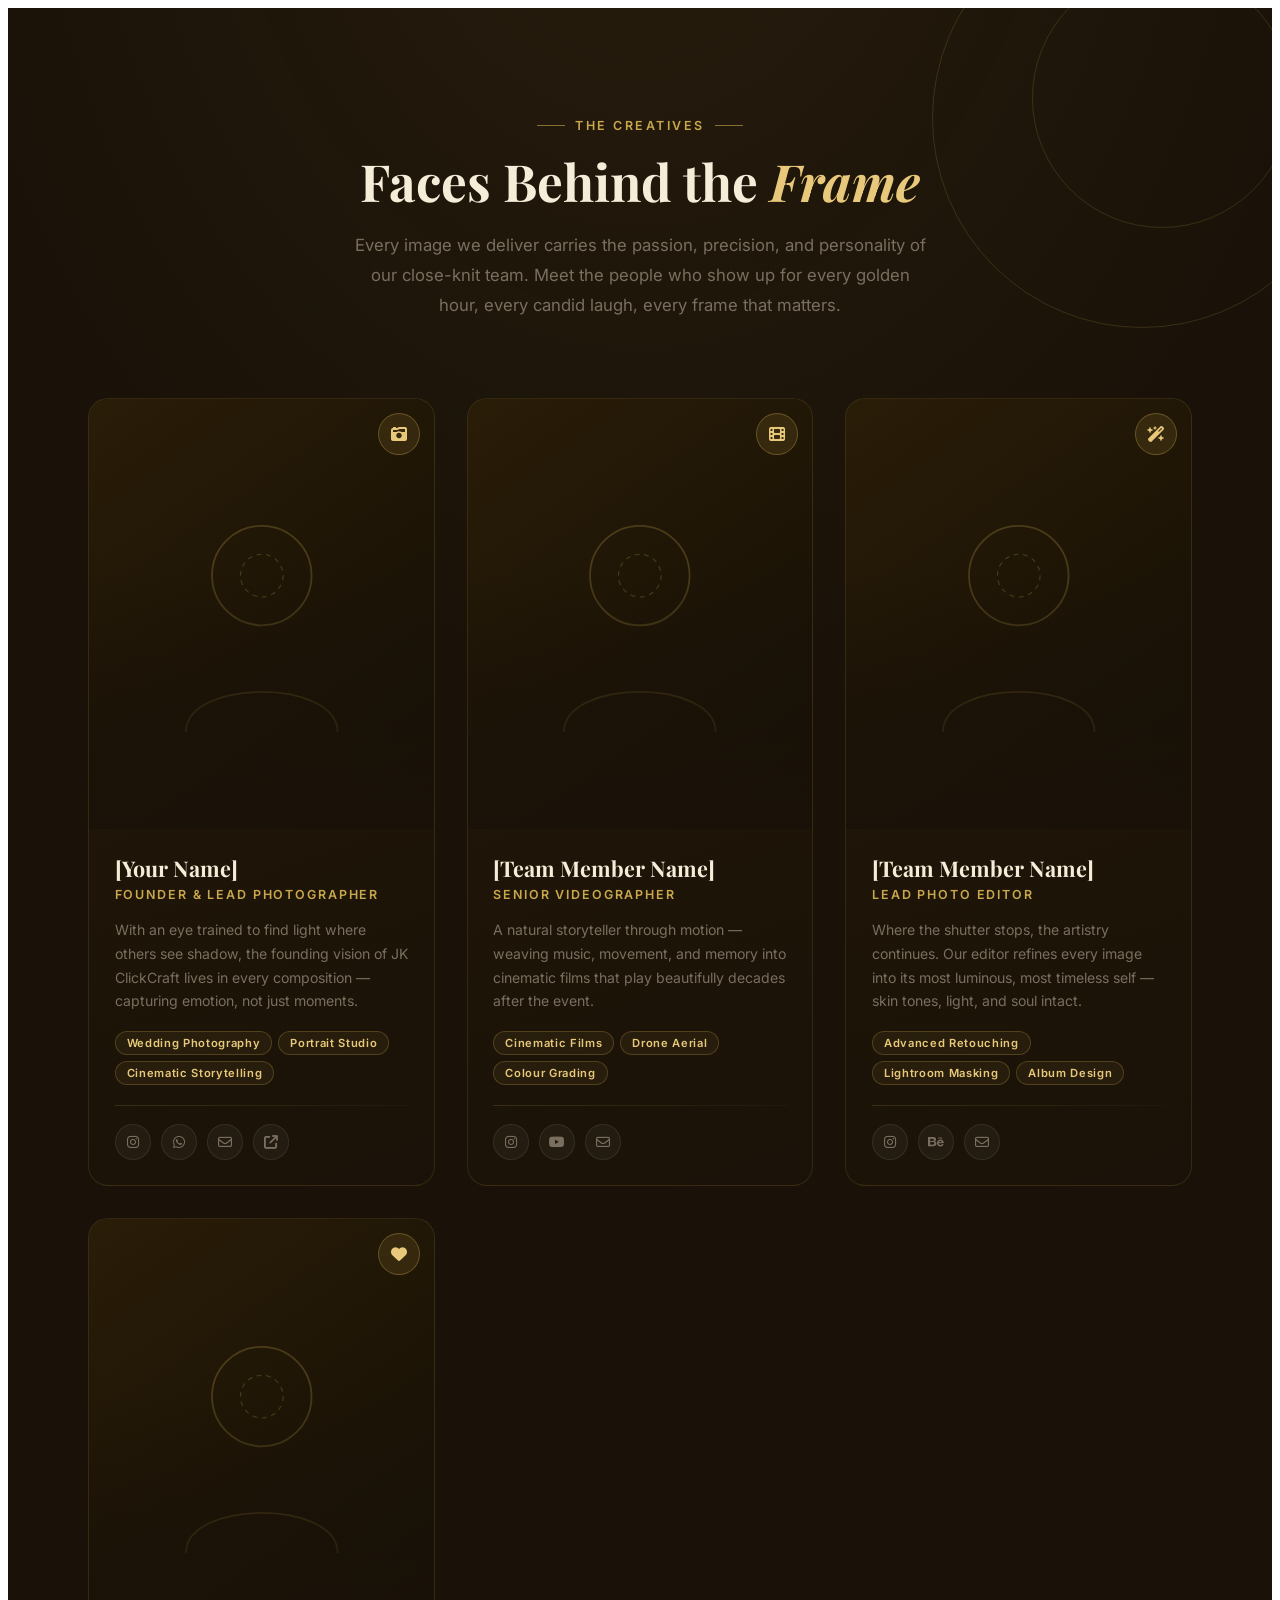
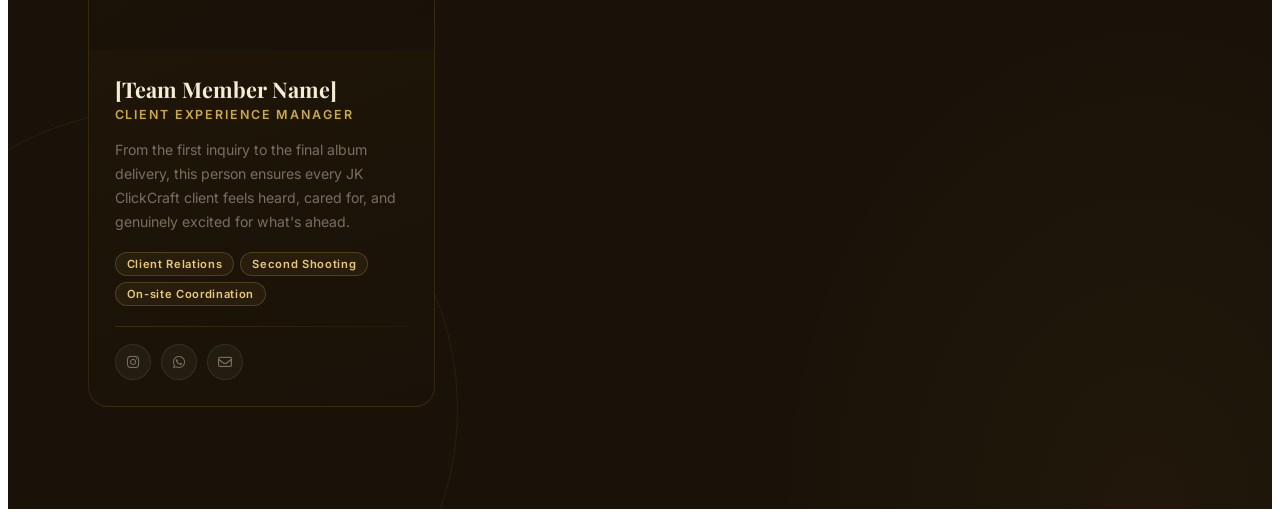
<file: jkclickcraft-team-section.html>
<!DOCTYPE html>
<html lang="en">
<head>
  <meta charset="UTF-8" />
  <meta name="viewport" content="width=device-width, initial-scale=1.0" />
  <title>Meet Our Professionals – JK ClickCraft</title>
  <meta name="description" content="Meet the creative minds behind JK ClickCraft – a passionate team of photographers, editors, and storytellers dedicated to capturing your most treasured moments." />
  <link rel="preconnect" href="https://fonts.googleapis.com" />
  <link rel="preconnect" href="https://fonts.gstatic.com" crossorigin />
  <link href="https://fonts.googleapis.com/css2?family=Playfair+Display:wght@400;500;700&family=Inter:wght@300;400;500;600&display=swap" rel="stylesheet" />
  <link rel="stylesheet" href="https://cdnjs.cloudflare.com/ajax/libs/font-awesome/6.5.0/css/all.min.css" />
  <style>
    /* ─── CSS Custom Properties – JK ClickCraft Brand Palette ─── */
    :root {
      --jkc-gold: #C9A84C;
      --jkc-gold-light: #E8C97B;
      --jkc-gold-dark: #9A7630;
      --jkc-deep: #1A1208;
      --jkc-ink: #2C1F0A;
      --jkc-charcoal: #3D3526;
      --jkc-warm-grey: #7A6E5E;
      --jkc-cream: #F5EDD8;
      --jkc-parchment: #FAF4E8;
      --jkc-white: #FFFFFF;
      --jkc-lens-ring: rgba(201, 168, 76, 0.18);
      --jkc-lens-glow: rgba(201, 168, 76, 0.08);

      --font-display: 'Playfair Display', Georgia, serif;
      --font-body: 'Inter', system-ui, sans-serif;

      --section-pad-v: clamp(4rem, 8vw, 7rem);
      --card-radius: 20px;
      --badge-radius: 100px;
      --transition-smooth: 420ms cubic-bezier(0.22, 1, 0.36, 1);
      --transition-fast: 200ms ease;
    }

    /* ─── Reset scoped to this section ─── */
    .jkc-team-section *,
    .jkc-team-section *::before,
    .jkc-team-section *::after {
      box-sizing: border-box;
      margin: 0;
      padding: 0;
    }

    /* ─── Section wrapper ─── */
    .jkc-team-section {
      position: relative;
      background: var(--jkc-deep);
      padding: var(--section-pad-v) 0;
      overflow: hidden;
      font-family: var(--font-body);
    }

    /* ─── Ambient background texture (lens aperture motif) ─── */
    .jkc-team-section::before {
      content: '';
      position: absolute;
      inset: 0;
      background:
        radial-gradient(ellipse 80% 60% at 50% -10%, rgba(201, 168, 76, 0.07) 0%, transparent 70%),
        radial-gradient(ellipse 50% 40% at 90% 100%, rgba(201, 168, 76, 0.04) 0%, transparent 60%);
      pointer-events: none;
    }

    /* ─── Decorative aperture rings ─── */
    .jkc-aperture {
      position: absolute;
      border-radius: 50%;
      border: 1px solid var(--jkc-lens-ring);
      pointer-events: none;
      animation: jkc-rotate-slow 30s linear infinite;
    }
    .jkc-aperture:nth-child(1) {
      width: 420px; height: 420px;
      top: -100px; right: -80px;
    }
    .jkc-aperture:nth-child(2) {
      width: 260px; height: 260px;
      top: -40px; right: -20px;
      animation-direction: reverse;
      animation-duration: 20s;
    }
    .jkc-aperture:nth-child(3) {
      width: 600px; height: 600px;
      bottom: -200px; left: -150px;
      opacity: 0.5;
      animation-duration: 45s;
    }
    @keyframes jkc-rotate-slow {
      from { transform: rotate(0deg); }
      to   { transform: rotate(360deg); }
    }

    /* ─── Container ─── */
    .jkc-container {
      position: relative;
      z-index: 2;
      width: 100%;
      max-width: 1200px;
      margin: 0 auto;
      padding: 0 clamp(1.25rem, 5vw, 3rem);
    }

    /* ─── Section Header ─── */
    .jkc-section-header {
      text-align: center;
      margin-bottom: clamp(3rem, 6vw, 5rem);
    }

    .jkc-eyebrow {
      display: inline-flex;
      align-items: center;
      gap: 10px;
      font-family: var(--font-body);
      font-size: 0.78rem;
      font-weight: 600;
      letter-spacing: 0.2em;
      text-transform: uppercase;
      color: var(--jkc-gold);
      margin-bottom: 1.1rem;
    }
    .jkc-eyebrow::before,
    .jkc-eyebrow::after {
      content: '';
      display: block;
      width: 28px;
      height: 1px;
      background: var(--jkc-gold);
      opacity: 0.6;
    }

    .jkc-section-title {
      font-family: var(--font-display);
      font-size: clamp(2rem, 4.5vw, 3.2rem);
      font-weight: 700;
      color: var(--jkc-cream);
      line-height: 1.2;
      margin-bottom: 1.1rem;
    }
    .jkc-section-title em {
      font-style: italic;
      color: var(--jkc-gold-light);
    }

    .jkc-section-desc {
      font-size: clamp(0.95rem, 1.5vw, 1.05rem);
      color: var(--jkc-warm-grey);
      line-height: 1.8;
      max-width: 580px;
      margin: 0 auto;
    }

    /* ─── Team Grid ─── */
    .jkc-team-grid {
      display: grid;
      grid-template-columns: repeat(auto-fit, minmax(260px, 1fr));
      gap: clamp(1.25rem, 3vw, 2rem);
    }

    /* ─── Individual Team Card ─── */
    .jkc-team-card {
      position: relative;
      background: linear-gradient(160deg, #231808 0%, #1a1208 100%);
      border: 1px solid rgba(201, 168, 76, 0.14);
      border-radius: var(--card-radius);
      overflow: hidden;
      transition: transform var(--transition-smooth), border-color var(--transition-smooth), box-shadow var(--transition-smooth);
      cursor: default;
    }
    .jkc-team-card::after {
      content: '';
      position: absolute;
      inset: 0;
      border-radius: var(--card-radius);
      background: linear-gradient(160deg, rgba(201,168,76,0.06) 0%, transparent 60%);
      opacity: 0;
      transition: opacity var(--transition-smooth);
      pointer-events: none;
    }
    .jkc-team-card:hover {
      transform: translateY(-8px);
      border-color: rgba(201, 168, 76, 0.42);
      box-shadow: 0 24px 60px rgba(0,0,0,0.5), 0 0 0 1px rgba(201,168,76,0.1);
    }
    .jkc-team-card:hover::after { opacity: 1; }

    /* ─── Portrait area ─── */
    .jkc-portrait-wrap {
      position: relative;
      width: 100%;
      aspect-ratio: 4 / 5;
      overflow: hidden;
      background: #120D04;
    }

    /* Gradient overlay from bottom for readability */
    .jkc-portrait-wrap::after {
      content: '';
      position: absolute;
      inset: 0;
      background: linear-gradient(
        to bottom,
        transparent 40%,
        rgba(26, 18, 8, 0.5) 70%,
        rgba(26, 18, 8, 0.92) 100%
      );
      z-index: 1;
    }

    .jkc-portrait-img {
      width: 100%;
      height: 100%;
      object-fit: cover;
      object-position: center top;
      display: block;
      transition: transform var(--transition-smooth);
      filter: grayscale(15%) contrast(1.05);
    }
    .jkc-team-card:hover .jkc-portrait-img {
      transform: scale(1.05);
      filter: grayscale(0%) contrast(1.0);
    }

    /* SVG placeholder avatar for teams without photos */
    .jkc-portrait-placeholder {
      width: 100%;
      height: 100%;
      display: flex;
      align-items: center;
      justify-content: center;
      background: linear-gradient(145deg, #2a1d08 0%, #120d04 100%);
    }
    .jkc-portrait-placeholder svg {
      width: 55%;
      height: 55%;
      opacity: 0.25;
    }

    /* Shutter badge – top right of portrait */
    .jkc-shutter-badge {
      position: absolute;
      top: 14px;
      right: 14px;
      z-index: 2;
      width: 42px;
      height: 42px;
      border-radius: 50%;
      background: rgba(201, 168, 76, 0.12);
      border: 1px solid rgba(201, 168, 76, 0.35);
      display: flex;
      align-items: center;
      justify-content: center;
      backdrop-filter: blur(8px);
      transition: background var(--transition-fast), transform var(--transition-fast);
    }
    .jkc-shutter-badge i {
      font-size: 16px;
      color: var(--jkc-gold-light);
    }
    .jkc-team-card:hover .jkc-shutter-badge {
      background: rgba(201, 168, 76, 0.22);
      transform: rotate(45deg);
    }

    /* ─── Card Body ─── */
    .jkc-card-body {
      position: relative;
      z-index: 2;
      padding: clamp(1.2rem, 3vw, 1.6rem);
    }

    .jkc-member-meta {
      margin-bottom: 1rem;
    }

    .jkc-member-name {
      font-family: var(--font-display);
      font-size: clamp(1.15rem, 2vw, 1.35rem);
      font-weight: 700;
      color: var(--jkc-cream);
      line-height: 1.25;
      margin-bottom: 0.3rem;
      transition: color var(--transition-fast);
    }
    .jkc-team-card:hover .jkc-member-name { color: var(--jkc-gold-light); }

    .jkc-member-role {
      font-size: 0.78rem;
      font-weight: 600;
      letter-spacing: 0.15em;
      text-transform: uppercase;
      color: var(--jkc-gold);
    }

    .jkc-member-bio {
      font-size: 0.88rem;
      color: var(--jkc-warm-grey);
      line-height: 1.7;
      margin-bottom: 1.1rem;
    }

    /* ─── Skill Badges ─── */
    .jkc-skills {
      display: flex;
      flex-wrap: wrap;
      gap: 6px;
      margin-bottom: 1.25rem;
    }

    .jkc-badge {
      display: inline-block;
      font-family: var(--font-body);
      font-size: 0.7rem;
      font-weight: 600;
      letter-spacing: 0.06em;
      padding: 4px 11px;
      border-radius: var(--badge-radius);
      border: 1px solid rgba(201, 168, 76, 0.25);
      background: rgba(201, 168, 76, 0.07);
      color: var(--jkc-gold-light);
      transition: background var(--transition-fast), border-color var(--transition-fast);
    }
    .jkc-team-card:hover .jkc-badge {
      background: rgba(201, 168, 76, 0.14);
      border-color: rgba(201, 168, 76, 0.4);
    }

    /* ─── Divider ─── */
    .jkc-card-divider {
      height: 1px;
      background: linear-gradient(to right, rgba(201,168,76,0.18), rgba(201,168,76,0.04));
      margin-bottom: 1.1rem;
    }

    /* ─── Social & Contact Icons ─── */
    .jkc-social-row {
      display: flex;
      align-items: center;
      gap: 10px;
    }

    .jkc-social-link {
      display: flex;
      align-items: center;
      justify-content: center;
      width: 36px;
      height: 36px;
      border-radius: 50%;
      background: rgba(255,255,255,0.04);
      border: 1px solid rgba(255,255,255,0.08);
      color: var(--jkc-warm-grey);
      text-decoration: none;
      font-size: 14px;
      transition: background var(--transition-fast), border-color var(--transition-fast), color var(--transition-fast), transform var(--transition-fast);
    }
    .jkc-social-link:hover {
      background: rgba(201, 168, 76, 0.15);
      border-color: rgba(201, 168, 76, 0.5);
      color: var(--jkc-gold-light);
      transform: translateY(-2px);
    }
    .jkc-social-link:focus-visible {
      outline: 2px solid var(--jkc-gold);
      outline-offset: 2px;
    }

    /* ─── Scroll-reveal animation ─── */
    .jkc-team-card {
      opacity: 0;
      transform: translateY(36px);
      transition: opacity 0.6s ease, transform 0.6s ease, box-shadow var(--transition-smooth), border-color var(--transition-smooth);
    }
    .jkc-team-card.jkc-visible {
      opacity: 1;
      transform: translateY(0);
    }
    .jkc-team-card.jkc-visible:hover {
      transform: translateY(-8px);
    }
    .jkc-team-card:nth-child(1) { transition-delay: 0.05s; }
    .jkc-team-card:nth-child(2) { transition-delay: 0.15s; }
    .jkc-team-card:nth-child(3) { transition-delay: 0.25s; }
    .jkc-team-card:nth-child(4) { transition-delay: 0.35s; }

    /* ─── Reduced motion ─── */
    @media (prefers-reduced-motion: reduce) {
      .jkc-team-card,
      .jkc-portrait-img,
      .jkc-aperture,
      .jkc-shutter-badge { transition: none !important; animation: none !important; }
      .jkc-team-card { opacity: 1; transform: none; }
    }

    /* ─── Responsive ─── */
    @media (max-width: 900px) {
      .jkc-team-grid {
        grid-template-columns: repeat(2, 1fr);
      }
    }
    @media (max-width: 560px) {
      .jkc-team-grid {
        grid-template-columns: 1fr;
        max-width: 380px;
        margin: 0 auto;
      }
      .jkc-aperture { display: none; }
    }
  </style>
</head>
<body>

<!--
  ═══════════════════════════════════════════════════════════════════
  JK ClickCraft — "Meet Our Professionals" Section
  Insert this entire block immediately after the Our Services section.
  ═══════════════════════════════════════════════════════════════════
-->
<section
  class="jkc-team-section"
  id="our-team"
  aria-label="Meet our professionals"
  itemscope
  itemtype="https://schema.org/Organization"
>
  <!-- Decorative aperture rings -->
  <div class="jkc-aperture" aria-hidden="true"></div>
  <div class="jkc-aperture" aria-hidden="true"></div>
  <div class="jkc-aperture" aria-hidden="true"></div>

  <div class="jkc-container">

    <!-- Section Header -->
    <header class="jkc-section-header">
      <p class="jkc-eyebrow" aria-hidden="true">The Creatives</p>
      <h2 class="jkc-section-title">
        Faces Behind the <em>Frame</em>
      </h2>
      <p class="jkc-section-desc">
        Every image we deliver carries the passion, precision, and personality
        of our close-knit team. Meet the people who show up for every golden hour,
        every candid laugh, every frame that matters.
      </p>
    </header>

    <!-- Team Grid -->
    <div class="jkc-team-grid" role="list">

      <!-- ── Card 1 – Lead Photographer (Owner / You) ── -->
      <article class="jkc-team-card" role="listitem" itemscope itemtype="https://schema.org/Person">
        <div class="jkc-portrait-wrap">
          <!--
            Replace the placeholder below with your real transparent PNG:
            <img src="assets/team/jk-founder.png" alt="[Your Name], Founder & Lead Photographer at JK ClickCraft" class="jkc-portrait-img" width="480" height="600" loading="lazy" />
          -->
          <div class="jkc-portrait-placeholder" aria-hidden="true">
            <svg viewBox="0 0 160 200" xmlns="http://www.w3.org/2000/svg" fill="none">
              <circle cx="80" cy="68" r="42" stroke="#C9A84C" stroke-width="1.5"/>
              <path d="M16 200 C16 155 144 155 144 200" stroke="#C9A84C" stroke-width="1.5"/>
              <circle cx="80" cy="68" r="18" stroke="#C9A84C" stroke-width="1" stroke-dasharray="4 4"/>
            </svg>
          </div>
          <div class="jkc-shutter-badge" aria-hidden="true">
            <i class="fa-solid fa-camera-retro"></i>
          </div>
        </div>
        <div class="jkc-card-body">
          <div class="jkc-member-meta">
            <h3 class="jkc-member-name" itemprop="name">[Your Name]</h3>
            <p class="jkc-member-role" itemprop="jobTitle">Founder &amp; Lead Photographer</p>
          </div>
          <p class="jkc-member-bio" itemprop="description">
            With an eye trained to find light where others see shadow, the founding vision
            of JK ClickCraft lives in every composition — capturing emotion, not just moments.
          </p>
          <div class="jkc-skills" aria-label="Specialisations">
            <span class="jkc-badge">Wedding Photography</span>
            <span class="jkc-badge">Portrait Studio</span>
            <span class="jkc-badge">Cinematic Storytelling</span>
          </div>
          <div class="jkc-card-divider" aria-hidden="true"></div>
          <nav class="jkc-social-row" aria-label="Contact [Your Name]">
            <a href="https://instagram.com/jkclickcraft" class="jkc-social-link" aria-label="Instagram" rel="noopener noreferrer" target="_blank" itemprop="sameAs">
              <i class="fa-brands fa-instagram" aria-hidden="true"></i>
            </a>
            <a href="https://wa.me/919XXXXXXXXX" class="jkc-social-link" aria-label="WhatsApp" rel="noopener noreferrer" target="_blank">
              <i class="fa-brands fa-whatsapp" aria-hidden="true"></i>
            </a>
            <a href="mailto:hello@jkclickcraft.in" class="jkc-social-link" aria-label="Email" itemprop="email">
              <i class="fa-regular fa-envelope" aria-hidden="true"></i>
            </a>
            <a href="https://www.jkclickcraft.in" class="jkc-social-link" aria-label="Portfolio" rel="noopener noreferrer" target="_blank" itemprop="url">
              <i class="fa-solid fa-arrow-up-right-from-square" aria-hidden="true"></i>
            </a>
          </nav>
        </div>
      </article>

      <!-- ── Card 2 – Videographer / Co-Photographer ── -->
      <article class="jkc-team-card" role="listitem" itemscope itemtype="https://schema.org/Person">
        <div class="jkc-portrait-wrap">
          <!--
            Replace with:
            <img src="assets/team/videographer.png" alt="[Name], Senior Videographer at JK ClickCraft" class="jkc-portrait-img" width="480" height="600" loading="lazy" />
          -->
          <div class="jkc-portrait-placeholder" aria-hidden="true">
            <svg viewBox="0 0 160 200" xmlns="http://www.w3.org/2000/svg" fill="none">
              <circle cx="80" cy="68" r="42" stroke="#C9A84C" stroke-width="1.5"/>
              <path d="M16 200 C16 155 144 155 144 200" stroke="#C9A84C" stroke-width="1.5"/>
              <circle cx="80" cy="68" r="18" stroke="#C9A84C" stroke-width="1" stroke-dasharray="4 4"/>
            </svg>
          </div>
          <div class="jkc-shutter-badge" aria-hidden="true">
            <i class="fa-solid fa-film"></i>
          </div>
        </div>
        <div class="jkc-card-body">
          <div class="jkc-member-meta">
            <h3 class="jkc-member-name" itemprop="name">[Team Member Name]</h3>
            <p class="jkc-member-role" itemprop="jobTitle">Senior Videographer</p>
          </div>
          <p class="jkc-member-bio" itemprop="description">
            A natural storyteller through motion — weaving music, movement, and memory
            into cinematic films that play beautifully decades after the event.
          </p>
          <div class="jkc-skills" aria-label="Specialisations">
            <span class="jkc-badge">Cinematic Films</span>
            <span class="jkc-badge">Drone Aerial</span>
            <span class="jkc-badge">Colour Grading</span>
          </div>
          <div class="jkc-card-divider" aria-hidden="true"></div>
          <nav class="jkc-social-row" aria-label="Contact [Team Member Name]">
            <a href="https://instagram.com/jkclickcraft" class="jkc-social-link" aria-label="Instagram" rel="noopener noreferrer" target="_blank" itemprop="sameAs">
              <i class="fa-brands fa-instagram" aria-hidden="true"></i>
            </a>
            <a href="https://www.youtube.com/@jkclickcraft" class="jkc-social-link" aria-label="YouTube" rel="noopener noreferrer" target="_blank" itemprop="sameAs">
              <i class="fa-brands fa-youtube" aria-hidden="true"></i>
            </a>
            <a href="mailto:hello@jkclickcraft.in" class="jkc-social-link" aria-label="Email" itemprop="email">
              <i class="fa-regular fa-envelope" aria-hidden="true"></i>
            </a>
          </nav>
        </div>
      </article>

      <!-- ── Card 3 – Photo Editor / Retoucher ── -->
      <article class="jkc-team-card" role="listitem" itemscope itemtype="https://schema.org/Person">
        <div class="jkc-portrait-wrap">
          <!--
            Replace with:
            <img src="assets/team/editor.png" alt="[Name], Lead Photo Editor at JK ClickCraft" class="jkc-portrait-img" width="480" height="600" loading="lazy" />
          -->
          <div class="jkc-portrait-placeholder" aria-hidden="true">
            <svg viewBox="0 0 160 200" xmlns="http://www.w3.org/2000/svg" fill="none">
              <circle cx="80" cy="68" r="42" stroke="#C9A84C" stroke-width="1.5"/>
              <path d="M16 200 C16 155 144 155 144 200" stroke="#C9A84C" stroke-width="1.5"/>
              <circle cx="80" cy="68" r="18" stroke="#C9A84C" stroke-width="1" stroke-dasharray="4 4"/>
            </svg>
          </div>
          <div class="jkc-shutter-badge" aria-hidden="true">
            <i class="fa-solid fa-wand-magic-sparkles"></i>
          </div>
        </div>
        <div class="jkc-card-body">
          <div class="jkc-member-meta">
            <h3 class="jkc-member-name" itemprop="name">[Team Member Name]</h3>
            <p class="jkc-member-role" itemprop="jobTitle">Lead Photo Editor</p>
          </div>
          <p class="jkc-member-bio" itemprop="description">
            Where the shutter stops, the artistry continues. Our editor refines every
            image into its most luminous, most timeless self — skin tones, light, and soul intact.
          </p>
          <div class="jkc-skills" aria-label="Specialisations">
            <span class="jkc-badge">Advanced Retouching</span>
            <span class="jkc-badge">Lightroom Masking</span>
            <span class="jkc-badge">Album Design</span>
          </div>
          <div class="jkc-card-divider" aria-hidden="true"></div>
          <nav class="jkc-social-row" aria-label="Contact [Team Member Name]">
            <a href="https://instagram.com/jkclickcraft" class="jkc-social-link" aria-label="Instagram" rel="noopener noreferrer" target="_blank" itemprop="sameAs">
              <i class="fa-brands fa-instagram" aria-hidden="true"></i>
            </a>
            <a href="https://www.behance.net/" class="jkc-social-link" aria-label="Behance portfolio" rel="noopener noreferrer" target="_blank" itemprop="sameAs">
              <i class="fa-brands fa-behance" aria-hidden="true"></i>
            </a>
            <a href="mailto:hello@jkclickcraft.in" class="jkc-social-link" aria-label="Email" itemprop="email">
              <i class="fa-regular fa-envelope" aria-hidden="true"></i>
            </a>
          </nav>
        </div>
      </article>

      <!-- ── Card 4 – Client Manager / Second Shooter ── -->
      <article class="jkc-team-card" role="listitem" itemscope itemtype="https://schema.org/Person">
        <div class="jkc-portrait-wrap">
          <!--
            Replace with:
            <img src="assets/team/client-manager.png" alt="[Name], Client Experience Manager at JK ClickCraft" class="jkc-portrait-img" width="480" height="600" loading="lazy" />
          -->
          <div class="jkc-portrait-placeholder" aria-hidden="true">
            <svg viewBox="0 0 160 200" xmlns="http://www.w3.org/2000/svg" fill="none">
              <circle cx="80" cy="68" r="42" stroke="#C9A84C" stroke-width="1.5"/>
              <path d="M16 200 C16 155 144 155 144 200" stroke="#C9A84C" stroke-width="1.5"/>
              <circle cx="80" cy="68" r="18" stroke="#C9A84C" stroke-width="1" stroke-dasharray="4 4"/>
            </svg>
          </div>
          <div class="jkc-shutter-badge" aria-hidden="true">
            <i class="fa-solid fa-heart"></i>
          </div>
        </div>
        <div class="jkc-card-body">
          <div class="jkc-member-meta">
            <h3 class="jkc-member-name" itemprop="name">[Team Member Name]</h3>
            <p class="jkc-member-role" itemprop="jobTitle">Client Experience Manager</p>
          </div>
          <p class="jkc-member-bio" itemprop="description">
            From the first inquiry to the final album delivery, this person ensures every
            JK ClickCraft client feels heard, cared for, and genuinely excited for what's ahead.
          </p>
          <div class="jkc-skills" aria-label="Specialisations">
            <span class="jkc-badge">Client Relations</span>
            <span class="jkc-badge">Second Shooting</span>
            <span class="jkc-badge">On-site Coordination</span>
          </div>
          <div class="jkc-card-divider" aria-hidden="true"></div>
          <nav class="jkc-social-row" aria-label="Contact [Team Member Name]">
            <a href="https://instagram.com/jkclickcraft" class="jkc-social-link" aria-label="Instagram" rel="noopener noreferrer" target="_blank" itemprop="sameAs">
              <i class="fa-brands fa-instagram" aria-hidden="true"></i>
            </a>
            <a href="https://wa.me/919XXXXXXXXX" class="jkc-social-link" aria-label="WhatsApp" rel="noopener noreferrer" target="_blank">
              <i class="fa-brands fa-whatsapp" aria-hidden="true"></i>
            </a>
            <a href="mailto:hello@jkclickcraft.in" class="jkc-social-link" aria-label="Email" itemprop="email">
              <i class="fa-regular fa-envelope" aria-hidden="true"></i>
            </a>
          </nav>
        </div>
      </article>

    </div><!-- /jkc-team-grid -->
  </div><!-- /jkc-container -->
</section>
<!--
  ═══════════════════════════════════════════════════════════════════
  End of JK ClickCraft Team Section
  ═══════════════════════════════════════════════════════════════════
-->

<script>
(function () {
  'use strict';
  /* Scroll-reveal using IntersectionObserver */
  var cards = document.querySelectorAll('.jkc-team-card');
  if (!cards.length) return;

  var mq = window.matchMedia('(prefers-reduced-motion: reduce)');

  if (mq.matches) {
    cards.forEach(function (c) { c.classList.add('jkc-visible'); });
    return;
  }

  var observer = new IntersectionObserver(
    function (entries) {
      entries.forEach(function (entry) {
        if (entry.isIntersecting) {
          entry.target.classList.add('jkc-visible');
          observer.unobserve(entry.target);
        }
      });
    },
    { threshold: 0.12, rootMargin: '0px 0px -40px 0px' }
  );

  cards.forEach(function (card) { observer.observe(card); });
})();
</script>

</body>
</html>
</file>
